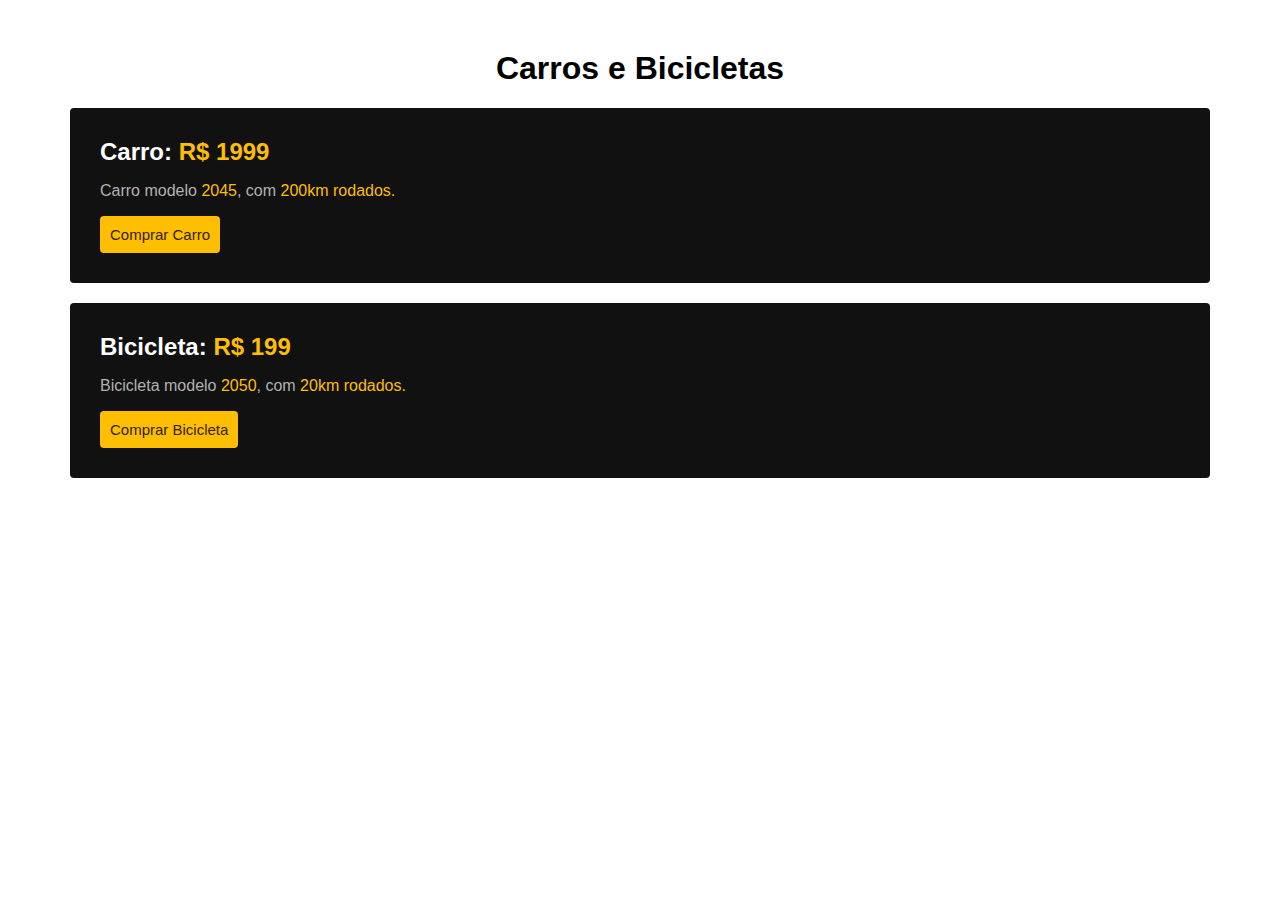
<file: desafio1-carros-e-bicicletas/index.html>
<!DOCTYPE html>
<html lang="pt-br">

<head>
  <meta charset="UTF-8" />
  <meta http-equiv="X-UA-Compatible" content="IE=edge" />
  <meta name="viewport" content="width=device-width, initial-scale=1.0" />
  <title>Hello, world!</title>

  <link rel="stylesheet" href="./css/style.css">
</head>

<body>
  <h1>Carros e Bicicletas</h1>

  <div class="item">
    <h2>Carro: <span>R$ 1999</span></h2>
    <p>Carro modelo <span>2045</span>, com <span>200km<span> rodados.</p>
    <a href="/">Comprar Carro</a>
  </div>

  <div class="item">
    <h2>Bicicleta: <span>R$ 199</span></h2>
    <p>Bicicleta modelo <span>2050</span>, com <span>20km<span> rodados.</p>
    <a href="/">Comprar Bicicleta</a>
  </div>

</html>
</file>
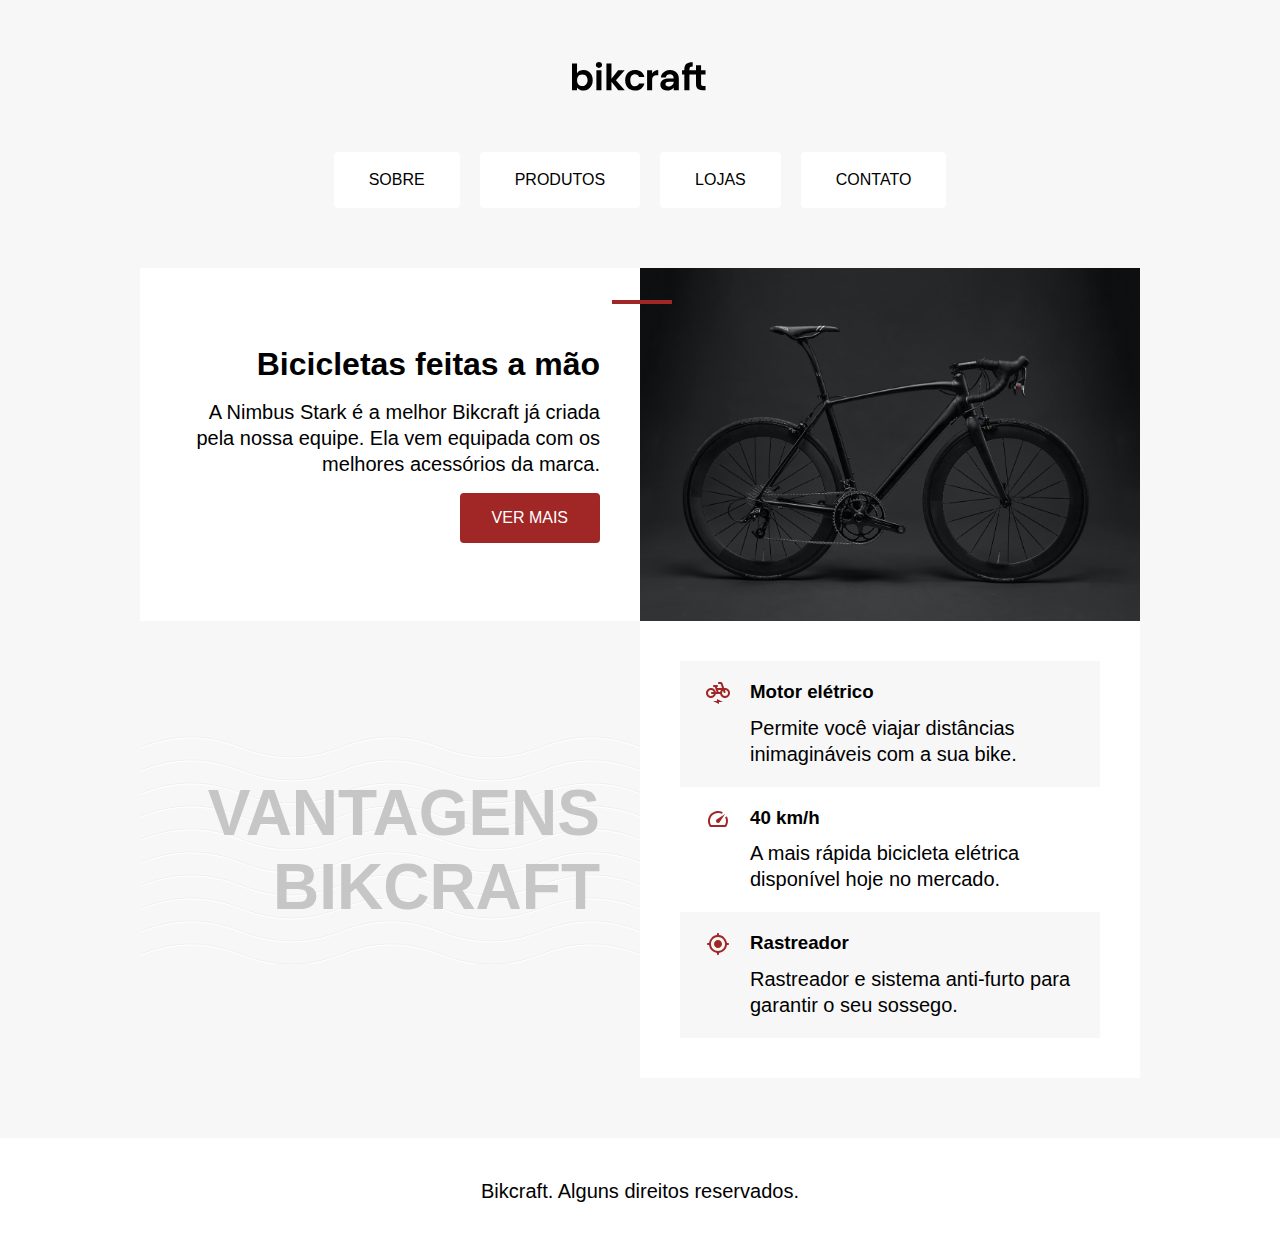
<file: desafio2-bikcraft/index.html>
<!DOCTYPE html>
<html lang="pt-br">

<head>
  <meta charset="UTF-8">
  <meta http-equiv="X-UA-Compatible" content="IE=edge">
  <meta name="viewport" content="width=device-width, initial-scale=1.0">
  <title>Bikcraft</title>

  <link rel="stylesheet" href="./style.css">
</head>

<body>
  <header>
    <h1>
      <img src="./imagens/bikcraft.svg" alt="Bikcraft">
    </h1>

    <nav aria-label="primária">
      <ul class="menu">
        <li class="menu-item">
          <a href="/" class="menu-item-link">Sobre</a>
        </li>
        <li class="menu-item">
          <a href="/" class="menu-item-link">Produtos</a>
        </li>
        <li class="menu-item">
          <a href="/" class="menu-item-link">Lojas</a>
        </li>
        <li class="menu-item">
          <a href="/" class="menu-item-link">Contato</a>
        </li>
      </ul>
    </nav>
  </header>

  <main>
    <article class="conteudo">
      <div class="introducao" aria-labelledby="label-introducao">
        <h2 id="label-introducao">Bicicletas feitas a mão</h2>
        <p>A Nimbus Stark é a melhor Bikcraft já criada pela nossa equipe. Ela vem equipada com os melhores acessórios da marca.</p>
        <a href="/" class="botao">Ver mais</a>
      </div>
      <div>
        <img src="./imagens/bicicleta.jpg" alt="Bicicleta Nimbus Stark da Bikcraft" class="introducao-cover">
      </div>

    </article>

    <article class="conteudo conteudo-vantagem" aria-labelledby="label-vantagens">
      <h2 class="subtitulo uppercase" id="label-vantagens">Vantagens Bikcraft</h2>

      <ul class="vantagens-itens">
        <li class="vantagens-item">
          <img src="./imagens/eletrica.svg" alt>
          <h3>Motor elétrico</h3>
          <p>Permite você viajar distâncias inimagináveis com a sua bike.</p>
        </li>

        <li class="vantagens-item">
          <img src="./imagens/velocidade.svg" alt>
          <h3>40 km/h</h3>
          <p>A mais rápida bicicleta elétrica disponível hoje no mercado.</p>
        </li>

        <li class="vantagens-item">
          <img src="./imagens/rastreador.svg" alt>
          <h3>Rastreador</h3>
          <p>Rastreador e sistema anti-furto para garantir o seu sossego.</p>
        </li>
      </ul>
    </article>
  </main>

  <footer class="rodape">
    <p>Bikcraft. Alguns direitos reservados.</p>
  </footer>
</body>

</html>
</file>
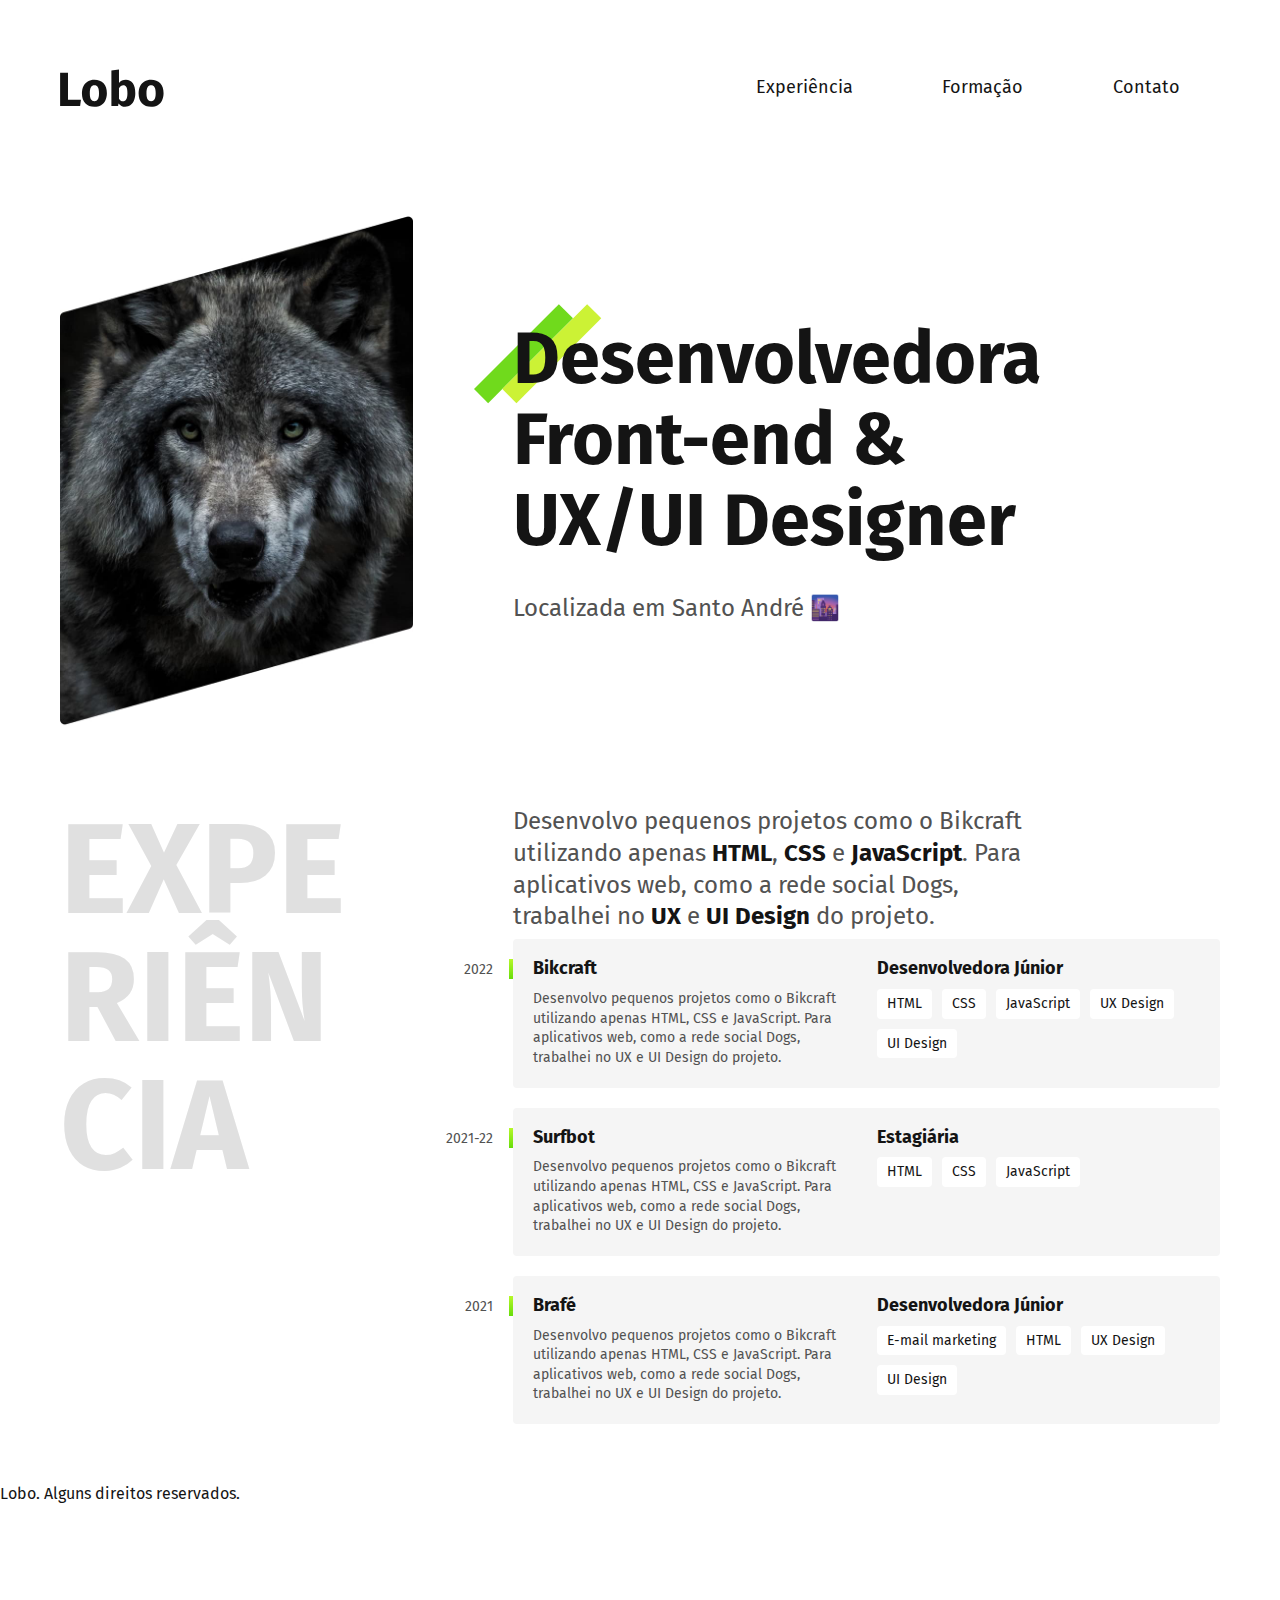
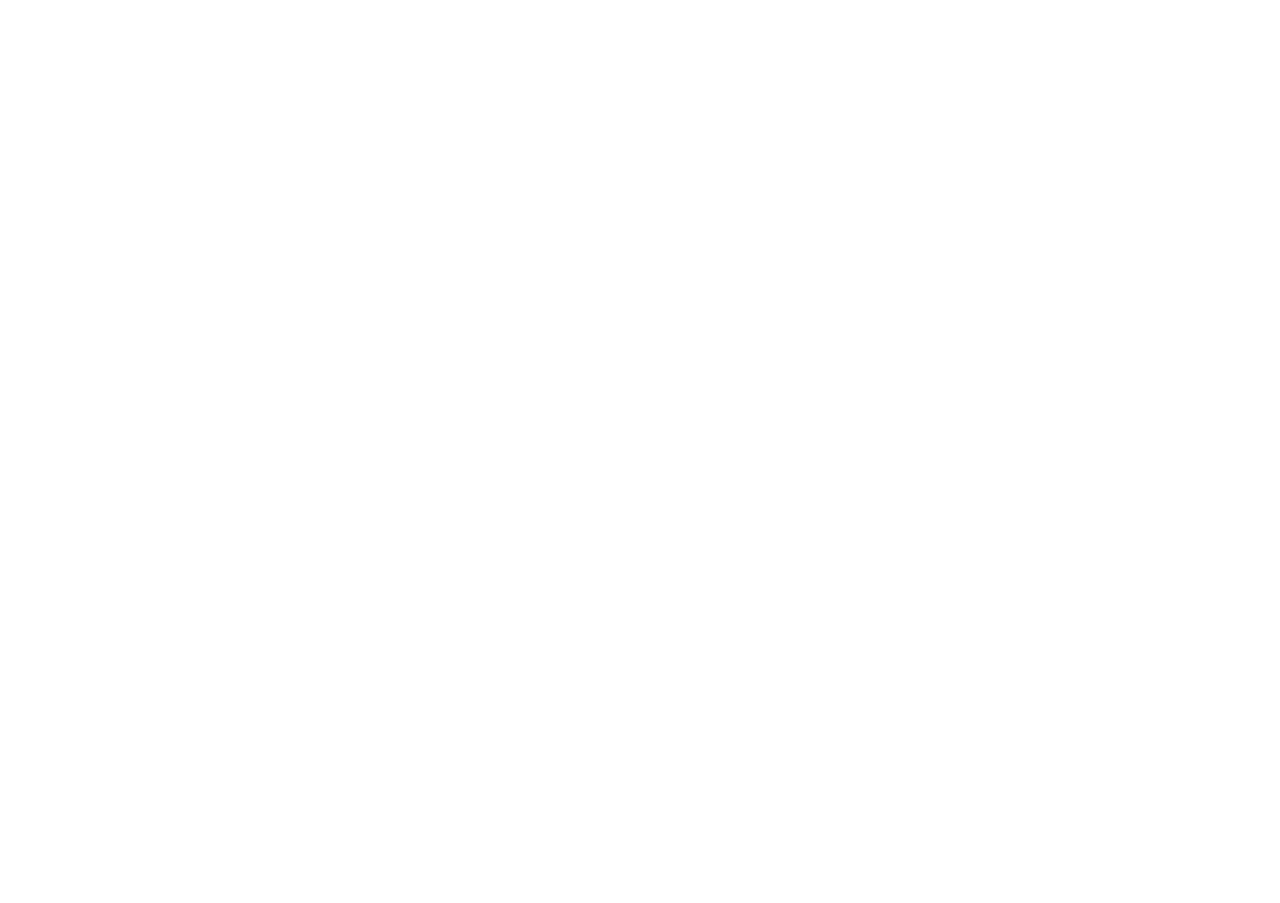
<file: desafio3-portfolio/index.html>
<!DOCTYPE html>
<html lang="pt-br">

<head>
  <meta charset="UTF-8">
  <meta http-equiv="X-UA-Compatible" content="IE=edge">
  <meta name="viewport" content="width=device-width, initial-scale=1.0">
  <title>Roberta - Desenvolvedora Front-end</title>

  <link rel="stylesheet" href="./css/style.css">
</head>

<body>
  <header class="header">
    <img src="./img/marca.svg" alt="Lobo, Logotipo">

    <nav>
      <ul class="header__menu">
        <li><a href="#experiencia" class="header__menu__link">Experiência</a></li>
        <li><a href="#formacao" class="header__menu__link">Formação</a></li>
        <li><a href="#contato" class="header__menu__link">Contato</a></li>
      </ul>
    </nav>
  </header>

  <main class="container introducao">
    <img src="./img/perfil.jpg" alt="Lobo cinza" class="introducao__imagem">
    <div>
      <h1>Desenvolvedora <br>Front-end &<br>UX/UI Designer</h1>
      <p>Localizada em Santo André 🌆</p>
    </div>
  </main>

  <section aria-label="Experiência" class="container experiencia" id="experiencia">
    <h2 class="subtitulo">Experiência</h2>
    <div class="experiencia__informacoes">
      <p class="experiencia__texto">
        Desenvolvo pequenos projetos como o Bikcraft utilizando apenas <strong>HTML</strong>, <strong>CSS</strong> e <strong>JavaScript</strong>. Para aplicativos web, como a rede social Dogs, trabalhei no <strong>UX</strong> e <strong>UI Design</strong> do projeto.
      </p>
      <div class="empresa">
        <span class="empresa__ano">2022</span>
        <h3 class="empresa__nome">Bikcraft</h3>
        <span class="empresa__cargo">Desenvolvedora Júnior</span>
        <p class="empresa__descricao">
          Desenvolvo pequenos projetos como o Bikcraft utilizando apenas HTML, CSS e JavaScript. Para aplicativos web, como a rede social Dogs, trabalhei no UX e UI Design do projeto.
        </p>
        <ul class="empresa__habilidades">
          <li>HTML</li>
          <li>CSS</li>
          <li>JavaScript</li>
          <li>UX Design</li>
          <li>UI Design</li>
        </ul>
      </div>
      <div class="empresa">
        <span class="empresa__ano">2021-22</span>
        <h3 class="empresa__nome">Surfbot</h3>
        <span class="empresa__cargo">Estagiária</span>
        <p class="empresa__descricao">
          Desenvolvo pequenos projetos como o Bikcraft utilizando apenas HTML, CSS e JavaScript. Para aplicativos web, como a rede social Dogs, trabalhei no UX e UI Design do projeto.
        </p>
        <ul class="empresa__habilidades">
          <li>HTML</li>
          <li>CSS</li>
          <li>JavaScript</li>
        </ul>
      </div>
      <div class="empresa">
        <span class="empresa__ano">2021</span>
        <h3 class="empresa__nome">Brafé</h3>
        <span class="empresa__cargo">Desenvolvedora Júnior</span>
        <p class="empresa__descricao">
          Desenvolvo pequenos projetos como o Bikcraft utilizando apenas HTML, CSS e JavaScript. Para aplicativos web, como a rede social Dogs, trabalhei no UX e UI Design do projeto.
        </p>
        <ul class="empresa__habilidades">
          <li>E-mail marketing</li>
          <li>HTML</li>
          <li>UX Design</li>
          <li>UI Design</li>
        </ul>
      </div>
  </section>

  <!-- <section id="formacao">
    <section>
      <h2 class="subtitulo">Formação</h2>
    </section>

    <section>
      <div>
        <p>Minha mais recente experiência acadêmica foi o <span class="negrito">mestrado</span> 🎓 que fiz no exterior em <span class="negrito">UX Design</span>. Além disso me mantenho sempre atualizado com cursos intensivos online.</p>
      </div>

      <div>
        <ul>
          <li>
            <p>Bacharel</p>
            <h3>Administração de Empresas</h3>
            <p>UFRRJ</p>
          </li>
          <li>
            <p>Tecnólogo</p>
            <h3>Design Digital</h3>
            <p>Infnet</p>
          </li>
          <li>
            <p>Mestre</p>
            <h3>User Experience Design</h3>
            <p>UCLL</p>
          </li>
        </ul>
      </div>

      <div>
        <h3>Cursos intensivos</h3>
        <ul>
          <li>UX Design & UI Design</li>
          <li>Front-end para Iniciantes</li>
        </ul>
      </div>

      <div>
        <h3>Idiomas</h3>
        <ul>
          <li>
            Inglês <span>Fluente</span>
          </li>
          <li>
            Espanhol <span>Intermediário</span>
          </li>
        </ul>
      </div>
    </section>
  </section>

  <section id="contato">
    <section>
      <p>
        Estou disponível para novos projetos no momento. Entre em contato comigo e marcamos uma conversa 👋
      </p>
    </section>

    <section>
      <ul>
        <li>lobo@gmail.com</li>
        <li>+55 21 99999-9999</li>
        <li>@origamid.cursos</li>
      </ul>
    </section>
  </section> -->

  <footer>
    <p>
      Lobo. Alguns direitos reservados.
    </p>
  </footer>

</body>

</html>
</file>
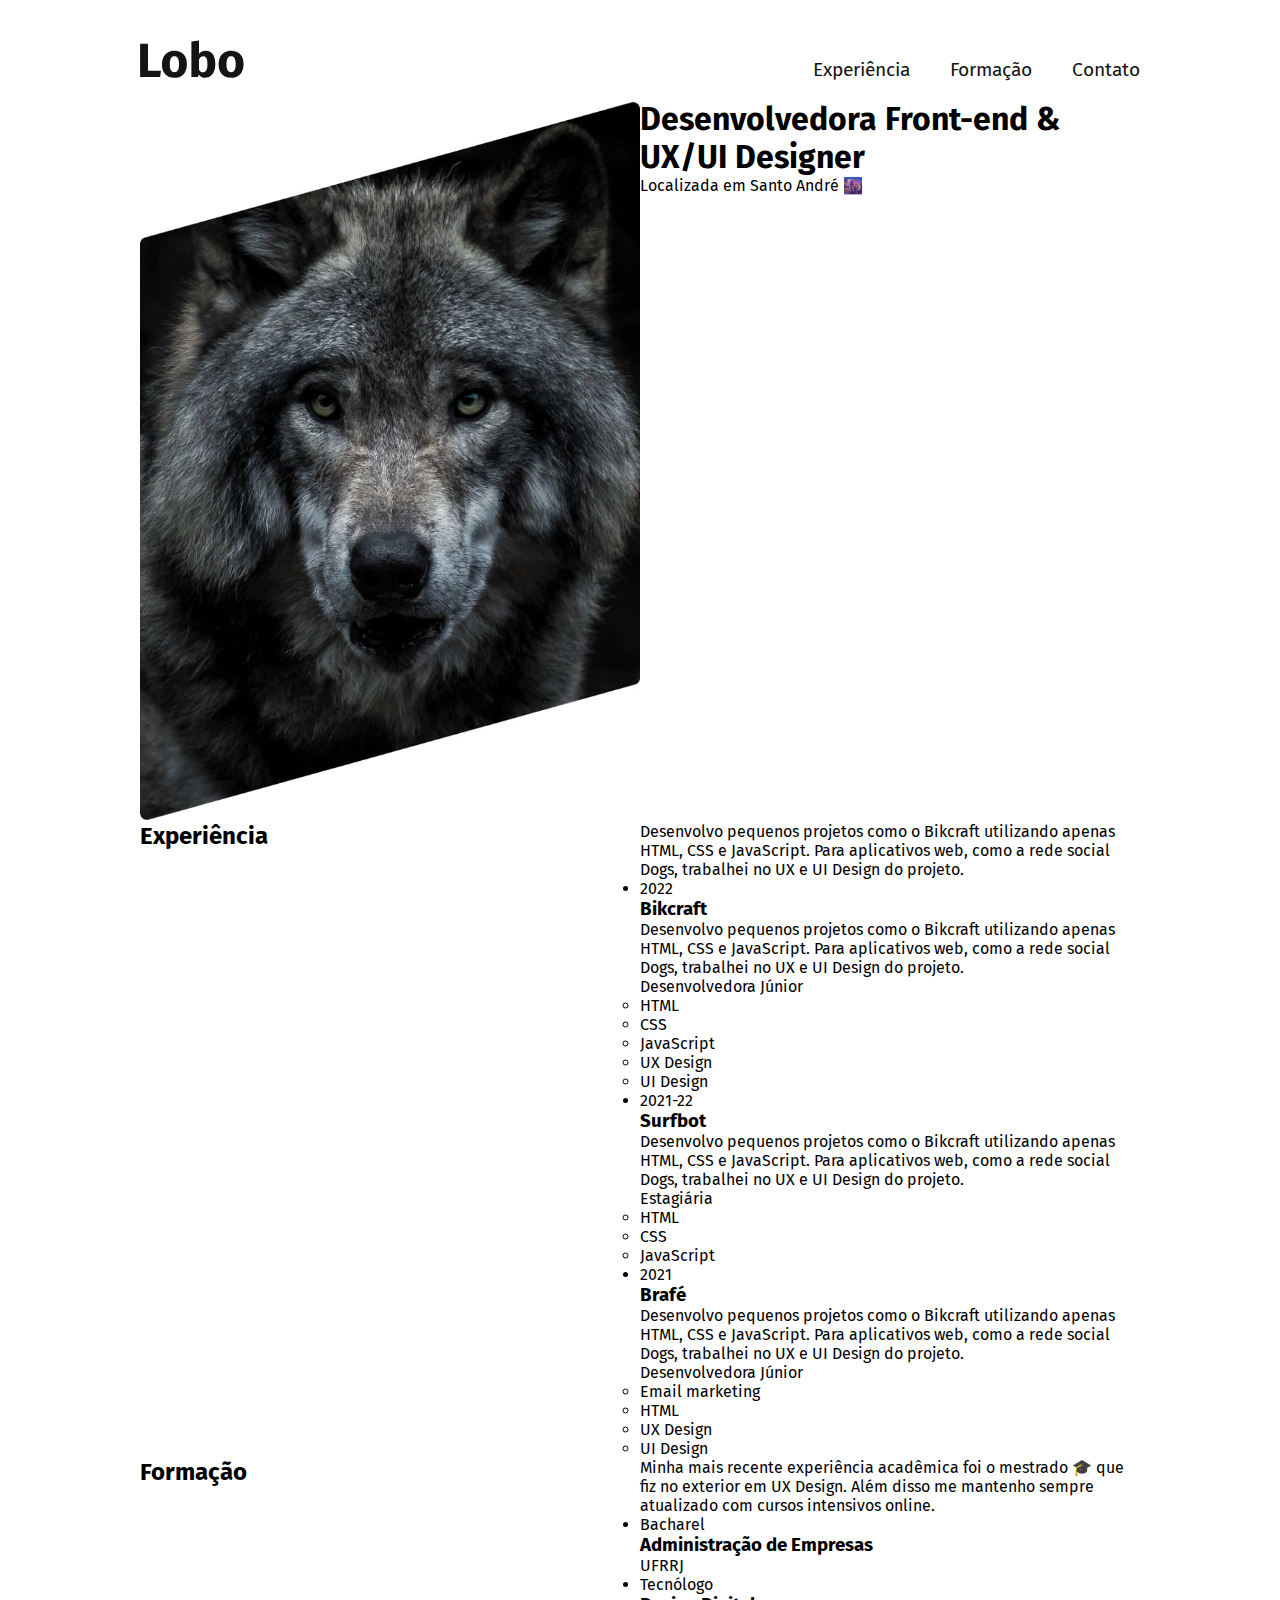
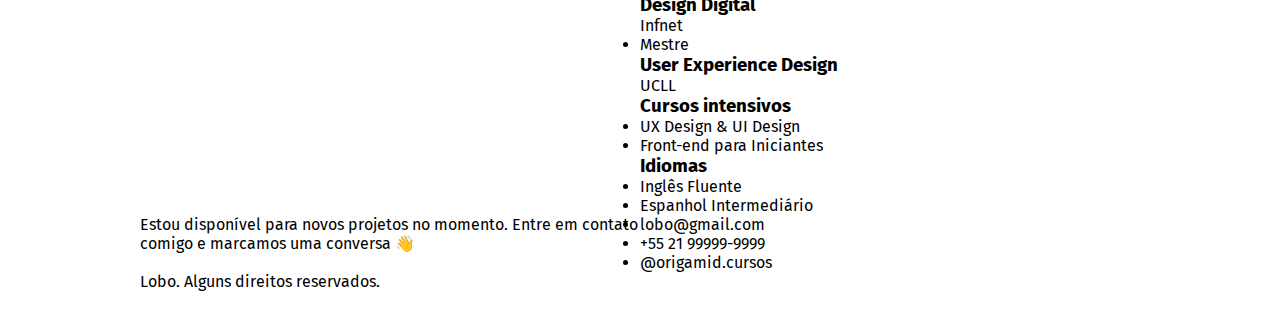
<file: portfolio/index.html>
<!DOCTYPE html>
<html lang="pt-br">

<head>
  <meta charset="UTF-8">
  <meta http-equiv="X-UA-Compatible" content="IE=edge">
  <meta name="viewport" content="width=device-width, initial-scale=1.0">
  <title>Roberta - Desenvolvedora Front-end</title>

  <link rel="stylesheet" href="./style.css">
</head>

<body>
  <header class="header">
    <section>
      <a href="#apresentacao">
        <img src="./img/marca.svg" alt="Lobo, Logotipo">
      </a>
    </section>

    <nav class="menu primária">
      <ul class="menu-links">
        <li>
          <a href="#experiencia" class="menu-link">Experiência</a>
        </li>
        <li>
          <a href="#formacao" class="menu-link">Formação</a>
        </li>
        <li>
          <a href="#contato" class="menu-link">Contato</a>
        </li>
      </ul>
    </nav>
  </header>

  <main>
    <article id="apresentacao">
      <section>
        <img src="./img/perfil.jpg" alt="Lobo">
      </section>
      <section>
        <h1>Desenvolvedora Front-end & UX/UI Designer</h1>
        <p>Localizada em Santo André 🌆</p>
      </section>
    </article>

    <article id="experiencia">
      <section>
        <h2>Experiência</h2>
      </section>
      <section>
        <p>
          Desenvolvo pequenos projetos como o Bikcraft utilizando apenas <span class="negrito">HTML</span>, <span class="negrito">CSS</span> e <span class="negrito">JavaScript</span>. Para aplicativos web, como a rede social Dogs, trabalhei no <span class="negrito">UX</span> e <span class="negrito">UI Design</span> do projeto.
        </p>

        <div class="experiencia-informacoes">
          <ul>

            <li>
              <div>
                <span>2022</span>
                <h3>Bikcraft</h3>
                <p>
                  Desenvolvo pequenos projetos como o Bikcraft utilizando apenas HTML, CSS e JavaScript. Para aplicativos web, como a rede social Dogs, trabalhei no UX e UI Design do projeto.
                </p>
              </div>
              <div>
                <p>Desenvolvedora Júnior</p>
                <ul>
                  <li>HTML</li>
                  <li>CSS</li>
                  <li>JavaScript</li>
                  <li>UX Design</li>
                  <li>UI Design</li>
                </ul>
              </div>
            </li>

            <li>
              <div>
                <span>2021-22</span>
                <h3>Surfbot</h3>
                <p>
                  Desenvolvo pequenos projetos como o Bikcraft utilizando apenas HTML, CSS e JavaScript. Para aplicativos web, como a rede social Dogs, trabalhei no UX e UI Design do projeto.
                </p>
              </div>
              <div>
                <p>Estagiária</p>
                <ul>
                  <li>HTML</li>
                  <li>CSS</li>
                  <li>JavaScript</li>
                </ul>
              </div>
            </li>

            <li>
              <div>
                <span>2021</span>
                <h3>Brafé</h3>
                <p>
                  Desenvolvo pequenos projetos como o Bikcraft utilizando apenas HTML, CSS e JavaScript. Para aplicativos web, como a rede social Dogs, trabalhei no UX e UI Design do projeto.
                </p>
              </div>
              <div>
                <p>Desenvolvedora Júnior</p>
                <ul>
                  <li>Email marketing</li>
                  <li>HTML</li>
                  <li>UX Design</li>
                  <li>UI Design</li>
                </ul>
              </div>
            </li>
          </ul>
        </div>
      </section>
    </article>

    <article id="formacao">
      <section>
        <h2>Formação</h2>
      </section>

      <section>
        <div>
          <p>Minha mais recente experiência acadêmica foi o <span class="negrito">mestrado</span> 🎓 que fiz no exterior em <span class="negrito">UX Design</span>. Além disso me mantenho sempre atualizado com cursos intensivos online.</p>
        </div>

        <div>
          <ul>
            <li>
              <p>Bacharel</p>
              <h3>Administração de Empresas</h3>
              <p>UFRRJ</p>
            </li>
            <li>
              <p>Tecnólogo</p>
              <h3>Design Digital</h3>
              <p>Infnet</p>
            </li>
            <li>
              <p>Mestre</p>
              <h3>User Experience Design</h3>
              <p>UCLL</p>
            </li>
          </ul>
        </div>

        <div>
          <h3>Cursos intensivos</h3>
          <ul>
            <li>UX Design & UI Design</li>
            <li>Front-end para Iniciantes</li>
          </ul>
        </div>

        <div>
          <h3>Idiomas</h3>
          <ul>
            <li>
              Inglês <span>Fluente</span>
            </li>
            <li>
              Espanhol <span>Intermediário</span>
            </li>
          </ul>
        </div>
      </section>
    </article>

    <article id="contato">
      <section>
        <p>
          Estou disponível para novos projetos no momento. Entre em contato comigo e marcamos uma conversa 👋
        </p>
      </section>

      <section>
        <ul>
          <li>lobo@gmail.com</li>
          <li>+55 21 99999-9999</li>
          <li>@origamid.cursos</li>
        </ul>
      </section>
    </article>
  </main>

  <footer>
    <p>
      Lobo. Alguns direitos reservados.
    </p>
  </footer>

</body>

</html>
</file>
<file: desafio1-carros-e-bicicletas/css/style.css>
:root {
  --cor-amarelo1: #febe01;
  --cor-amarelo2: #332200;
  --preto: #111;
  --cinza: #b2b2b2;
}

body {
  font-family: Arial;
  margin: 50px;
}

.item {
  background-color: var(--preto);
  padding: 30px;
  margin: 20px;
  border-radius: 4px;
}

h1 {
  text-align: center;
}

h2 {
  color: #fff;
  margin: 0px;
}

p {
  color: var(--cinza);
}

span {
  color: var(--cor-amarelo1);
}

a {
  display: inline-block;
  border-radius: 4px;
  background-color: var(--cor-amarelo1);
  padding: 10px;
  border: 0px;
  font-size: 15px;
  color: var(--cor-amarelo2);
  text-decoration: none;
}
</file>
<file: desafio2-bikcraft/style.css>
:root {
  --cinza: #f7f7f7;
  --cinza-escuro: #c6c6c6;
  --vermelho: #a12626;
  --vermelho-escuro: #900;
}

* {
  border: 0;
  margin: 0;
  padding: 0;
  box-sizing: border-box;
}

body {
  font-family: Arial;
  background: var(--cinza);
  display: grid;
  gap: 3.75rem;
  justify-items: center;
  margin-top: 3.75rem;
}

header {
  display: flex;
  flex-wrap: wrap;
  gap: 3.75rem;
  flex-direction: column;
  align-items: center;
}

h2 {
  font-size: 2rem;
}

p {
  font-size: 1.25rem;
  line-height: 1.3;
}

img {
  max-width: 100%;
  display: block;
}

.menu {
  list-style: none;
  display: flex;
  flex-wrap: wrap;
  gap: 1.25rem;
  justify-content: center;
}

.menu-item {
  background: #fff;
  border-radius: 0.25rem;
  padding: 1rem 2rem;
  border: 0.2rem solid transparent;
}

.menu-item:hover {
  border-color: var(--vermelho);
}

.menu-item-link {
  display: block;
  color: #000;
  text-decoration: none;
  text-transform: uppercase;
}

.conteudo {
  display: grid;
  grid-template-columns: repeat(2, 1fr);
  max-width: 62.5rem;
}

.uppercase {
  text-transform: uppercase;
}

.introducao {
  background: #fff;
  padding: 2.5rem;
  text-align: right;
  position: relative;
  display: grid;
  align-content: center;
  justify-items: end;
  gap: 1rem;
}

.introducao::before {
  content: "";
  background-color: var(--vermelho);
  width: 3.75rem;
  height: 0.25rem;
  position: absolute;
  top: 2rem;
  right: -2rem;
}

.introducao-cover img {
  object-fit: cover;
  height: 100%;
}

.botao {
  background: var(--vermelho);
  color: #fff;
  padding: 1rem 2rem;
  border-radius: 0.25rem;
  text-decoration: none;
  text-transform: uppercase;
}

.botao:hover {
  background: var(--vermelho-escuro);
}

.subtitulo {
  font-size: 4rem;
  padding: 2.5rem;
  color: var(--cinza-escuro);
  text-align: right;
  align-self: center;
  background-image: url(./imagens/onda.svg);
  /* word-break: break-all; */
}

.vantagens-itens {
  list-style: none;
  background: #fff;
  padding: 2.5rem;
}

.vantagens-item:nth-child(odd) {
  background: var(--cinza);
}

.vantagens-item {
  display: grid;
  grid-template-columns: auto 1fr;
  gap: 0.6rem 1.25rem;
  padding: 1.25rem;
  border-left: 0.4rem solid transparent;
}

.vantagens-item:hover {
  border-color: var(--vermelho);
}

.vantagens-item p {
  grid-column: 2;
}

.rodape {
  background: #fff;
  width: 100%;
  text-align: center;
  padding: 2.5rem;
}

@media (max-width: 1000px) {
  .conteudo-vantagem {
    grid-template-columns: 1fr;
  }

  .subtitulo {
    text-align: center;
  }
}

@media (max-width: 600px) {
  body {
    gap: 2rem;
    margin-top: 1.25rem;
  }

  header {
    gap: 2rem;
  }

  .conteudo {
    grid-template-columns: 1fr;
  }

  .introducao {
    text-align: left;
    justify-items: start;
  }

  .introducao::before {
    display: none;
  }

  .subtitulo {
    font-size: 3rem;
  }
}

@media (max-width: 400px) {
  .subtitulo {
    font-size: 2rem;
  }

  p {
    font-size: 1rem;
  }
}
</file>
<file: desafio3-portfolio/css/style.css>
/* Importação da fonte utilizada no projeto */
@import url("https://fonts.googleapis.com/css2?family=Fira+Sans:wght@400;600&display=swap");

/* Importação dos outros CSS */
@import './global.css';
@import './header.css';
@import './introducao.css';
@import './experiencia.css';
</file>
<file: portfolio/style.css>
/* Importação da fonte utilizada no projeto */
@import url("https://fonts.googleapis.com/css2?family=Fira+Sans:wght@400;600&display=swap");

* {
  margin: 0;
  padding: 0;
  border: 0;
  box-sizing: border-box;
}

:root {
  --rosa: #b91745;
  --preto: #141414;
}

body {
  font-family: "Fira Sans", sans-serif;
  margin: 2.5rem 8.75rem;
  display: grid;
}

img {
  max-width: 100%;
  display: block;
}

.header {
  display: grid;
  grid-template-columns: repeat(2, 1fr);
  justify-content: space-between;
}

.menu {
  align-self: center;
  justify-self: end;
}

.menu-links {
  display: flex;
  gap: 2.5rem;
  list-style: none;
}

.menu-link {
  text-decoration: none;
  font-size: 1.2rem;
  line-height: 3.75rem;
  color: var(--preto);
}

main article {
  display: grid;
  grid-template-columns: repeat(2, 1fr);
}
</file>
